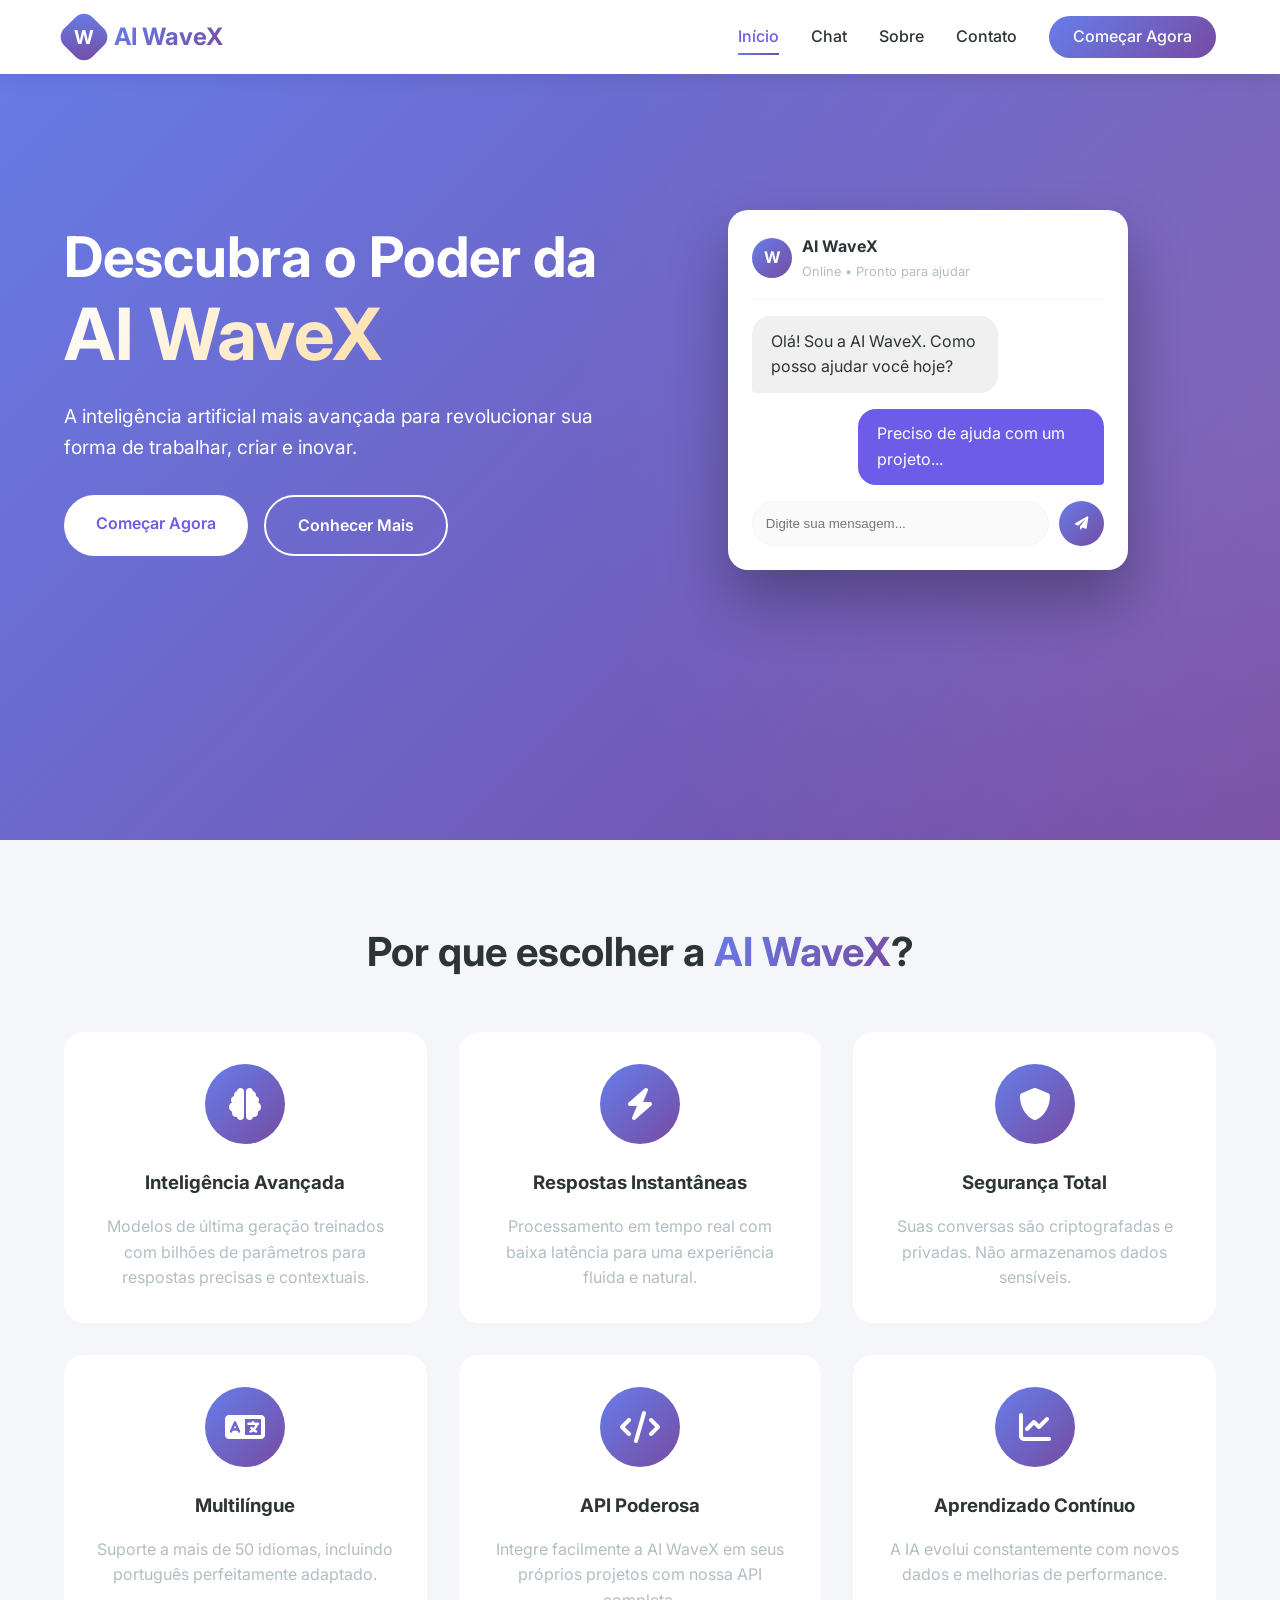
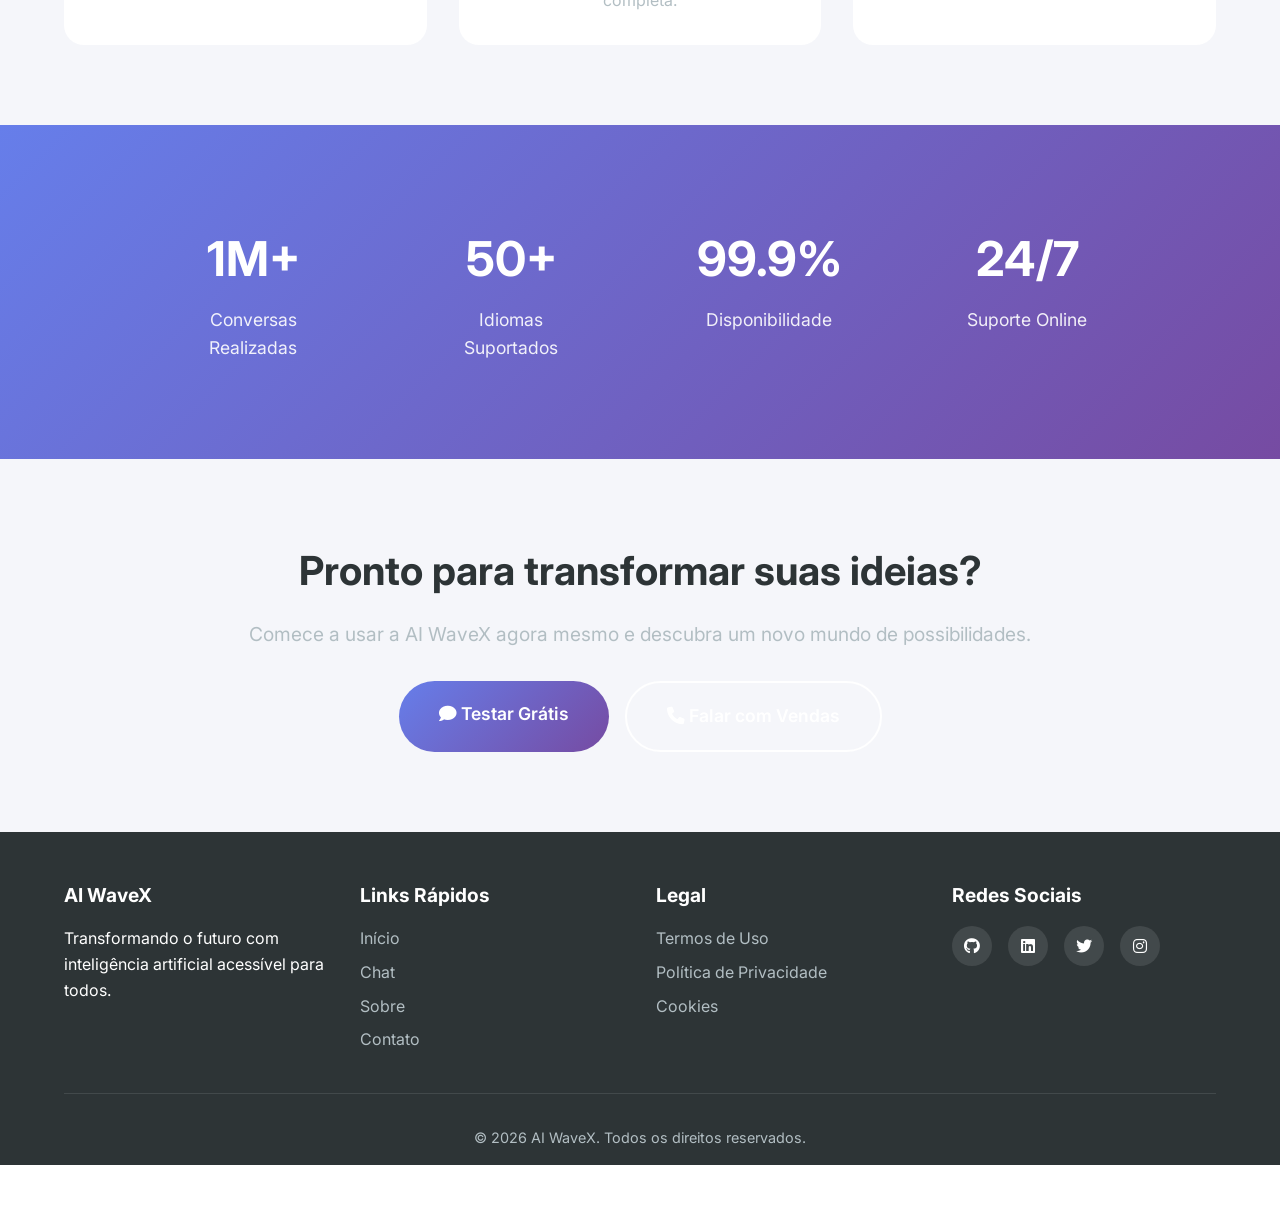
<file: index.html>
<!DOCTYPE html>
<html lang="pt-BR">
<head>
    <meta charset="UTF-8">
    <meta name="viewport" content="width=device-width, initial-scale=1.0">
    <title>AI WaveX - Inteligência Artificial Avançada</title>
    <link rel="stylesheet" href="style.css">
    <link rel="stylesheet" href="https://cdnjs.cloudflare.com/ajax/libs/font-awesome/6.0.0/css/all.min.css">
    <link href="https://fonts.googleapis.com/css2?family=Inter:wght@300;400;500;600;700&display=swap" rel="stylesheet">
</head>
<body>
    <!-- Navbar -->
    <nav class="navbar">
        <div class="logo">
            <div class="logo-icon"></div>
            <span>AI WaveX</span>
        </div>
        
        <div class="nav-links">
            <a href="index.html" class="active">Início</a>
            <a href="chat.html">Chat</a>
            <a href="sobre.html">Sobre</a>
            <a href="contato.html">Contato</a>
            <a href="chat.html" class="btn-chat">Começar Agora</a>
        </div>
        
        <div class="mobile-menu">
            <i class="fas fa-bars"></i>
        </div>
    </nav>

    <!-- Hero Section -->
    <section class="hero">
        <div class="hero-content">
            <h1>
                Descubra o Poder da
                <span>AI WaveX</span>
            </h1>
            <p>A inteligência artificial mais avançada para revolucionar sua forma de trabalhar, criar e inovar.</p>
            <div class="hero-buttons">
                <a href="chat.html" class="btn btn-primary">Começar Agora</a>
                <a href="#features" class="btn btn-outline">Conhecer Mais</a>
            </div>
        </div>
        
        <div class="hero-image">
            <div class="chat-preview">
                <div class="chat-header-preview">
                    <div class="ai-avatar">W</div>
                    <div class="ai-info">
                        <h4>AI WaveX</h4>
                        <p>Online • Pronto para ajudar</p>
                    </div>
                </div>
                
                <div class="chat-message-preview ai">
                    <div class="message-bubble">
                        Olá! Sou a AI WaveX. Como posso ajudar você hoje?
                    </div>
                </div>
                
                <div class="chat-message-preview user">
                    <div class="message-bubble">
                        Preciso de ajuda com um projeto...
                    </div>
                </div>
                
                <div class="chat-input-preview">
                    <input type="text" placeholder="Digite sua mensagem..." disabled>
                    <button disabled><i class="fas fa-paper-plane"></i></button>
                </div>
            </div>
        </div>
    </section>

    <!-- Features Section -->
    <section class="features" id="features">
        <h2 class="section-title">Por que escolher a <span>AI WaveX</span>?</h2>
        
        <div class="features-grid">
            <div class="feature-card">
                <div class="feature-icon">
                    <i class="fas fa-brain"></i>
                </div>
                <h3>Inteligência Avançada</h3>
                <p>Modelos de última geração treinados com bilhões de parâmetros para respostas precisas e contextuais.</p>
            </div>
            
            <div class="feature-card">
                <div class="feature-icon">
                    <i class="fas fa-bolt"></i>
                </div>
                <h3>Respostas Instantâneas</h3>
                <p>Processamento em tempo real com baixa latência para uma experiência fluida e natural.</p>
            </div>
            
            <div class="feature-card">
                <div class="feature-icon">
                    <i class="fas fa-shield-alt"></i>
                </div>
                <h3>Segurança Total</h3>
                <p>Suas conversas são criptografadas e privadas. Não armazenamos dados sensíveis.</p>
            </div>
            
            <div class="feature-card">
                <div class="feature-icon">
                    <i class="fas fa-language"></i>
                </div>
                <h3>Multilíngue</h3>
                <p>Suporte a mais de 50 idiomas, incluindo português perfeitamente adaptado.</p>
            </div>
            
            <div class="feature-card">
                <div class="feature-icon">
                    <i class="fas fa-code"></i>
                </div>
                <h3>API Poderosa</h3>
                <p>Integre facilmente a AI WaveX em seus próprios projetos com nossa API completa.</p>
            </div>
            
            <div class="feature-card">
                <div class="feature-icon">
                    <i class="fas fa-chart-line"></i>
                </div>
                <h3>Aprendizado Contínuo</h3>
                <p>A IA evolui constantemente com novos dados e melhorias de performance.</p>
            </div>
        </div>
    </section>

    <!-- Stats Section -->
    <section class="stats">
        <div class="stats-container">
            <div class="stat-item">
                <div class="stat-number">1M+</div>
                <div class="stat-label">Conversas Realizadas</div>
            </div>
            <div class="stat-item">
                <div class="stat-number">50+</div>
                <div class="stat-label">Idiomas Suportados</div>
            </div>
            <div class="stat-item">
                <div class="stat-number">99.9%</div>
                <div class="stat-label">Disponibilidade</div>
            </div>
            <div class="stat-item">
                <div class="stat-number">24/7</div>
                <div class="stat-label">Suporte Online</div>
            </div>
        </div>
    </section>

    <!-- CTA Section -->
    <section class="cta">
        <div class="cta-content">
            <h2>Pronto para transformar suas ideias?</h2>
            <p>Comece a usar a AI WaveX agora mesmo e descubra um novo mundo de possibilidades.</p>
            <div class="cta-buttons">
                <a href="chat.html" class="btn btn-large btn-secondary">
                    <i class="fas fa-comment"></i> Testar Grátis
                </a>
                <a href="#contato" class="btn btn-large btn-outline">
                    <i class="fas fa-phone"></i> Falar com Vendas
                </a>
            </div>
        </div>
    </section>

    <!-- Footer -->
    <footer class="footer">
        <div class="footer-content">
            <div class="footer-section">
                <h4>AI WaveX</h4>
                <p>Transformando o futuro com inteligência artificial acessível para todos.</p>
            </div>
            
            <div class="footer-section">
                <h4>Links Rápidos</h4>
                <ul>
                    <li><a href="index.html">Início</a></li>
                    <li><a href="chat.html">Chat</a></li>
                    <li><a href="sobre.html">Sobre</a></li>
                    <li><a href="contato.html">Contato</a></li>
                </ul>
            </div>
            
            <div class="footer-section">
                <h4>Legal</h4>
                <ul>
                    <li><a href="#">Termos de Uso</a></li>
                    <li><a href="#">Política de Privacidade</a></li>
                    <li><a href="#">Cookies</a></li>
                </ul>
            </div>
            
            <div class="footer-section">
                <h4>Redes Sociais</h4>
                <div class="social-links">
                    <a href="#"><i class="fab fa-github"></i></a>
                    <a href="#"><i class="fab fa-linkedin"></i></a>
                    <a href="#"><i class="fab fa-twitter"></i></a>
                    <a href="#"><i class="fab fa-instagram"></i></a>
                </div>
            </div>
        </div>
        
        <div class="footer-bottom">
            <p>&copy; 2026 AI WaveX. Todos os direitos reservados.</p>
        </div>
    </footer>

    <script>
        // Menu mobile
        document.querySelector('.mobile-menu').addEventListener('click', () => {
            document.querySelector('.nav-links').classList.toggle('active');
        });
        
        // Navbar scroll effect
        window.addEventListener('scroll', () => {
            if (window.scrollY > 100) {
                document.querySelector('.navbar').classList.add('scrolled');
            } else {
                document.querySelector('.navbar').classList.remove('scrolled');
            }
        });
    </script>
</body>
</html>
</file>
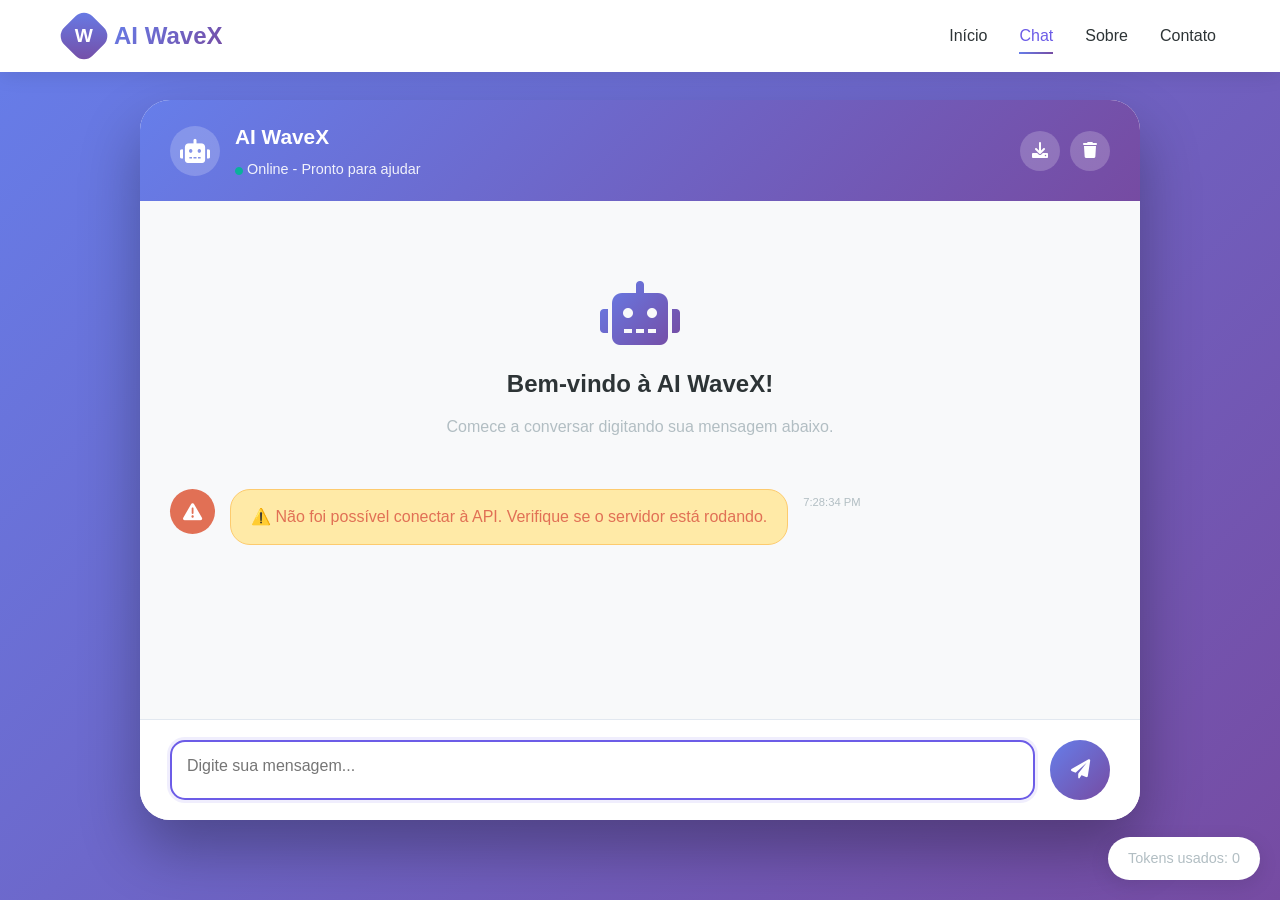
<file: chat.html>
<!DOCTYPE html>
<html lang="pt-BR">
<head>
    <meta charset="UTF-8">
    <meta name="viewport" content="width=device-width, initial-scale=1.0">
    <title>AI WaveX - Chat com IA</title>
    <link rel="stylesheet" href="style.css">
    <link rel="stylesheet" href="https://cdnjs.cloudflare.com/ajax/libs/font-awesome/6.0.0/css/all.min.css">
    <style>
        /* Estilos específicos do chat */
        .chat-page {
            min-height: 100vh;
            background: linear-gradient(135deg, #667eea 0%, #764ba2 100%);
            padding: 100px 5% 50px;
        }
        
        .chat-container {
            max-width: 1000px;
            margin: 0 auto;
            background: white;
            border-radius: 30px;
            overflow: hidden;
            box-shadow: 0 30px 60px rgba(0,0,0,0.3);
            height: 80vh;
            display: flex;
            flex-direction: column;
        }
        
        .chat-header {
            background: var(--gradient);
            color: white;
            padding: 20px 30px;
            display: flex;
            justify-content: space-between;
            align-items: center;
        }
        
        .chat-header-info {
            display: flex;
            align-items: center;
            gap: 15px;
        }
        
        .chat-header-avatar {
            width: 50px;
            height: 50px;
            background: rgba(255,255,255,0.2);
            border-radius: 50%;
            display: flex;
            align-items: center;
            justify-content: center;
            font-size: 1.5rem;
            font-weight: bold;
        }
        
        .chat-header-text h2 {
            font-size: 1.3rem;
            margin-bottom: 5px;
        }
        
        .chat-header-text p {
            font-size: 0.9rem;
            opacity: 0.9;
        }
        
        .chat-header-actions {
            display: flex;
            gap: 10px;
        }
        
        .chat-header-actions button {
            background: rgba(255,255,255,0.2);
            border: none;
            color: white;
            width: 40px;
            height: 40px;
            border-radius: 50%;
            cursor: pointer;
            transition: all 0.3s;
            font-size: 1rem;
        }
        
        .chat-header-actions button:hover {
            background: rgba(255,255,255,0.3);
            transform: scale(1.1);
        }
        
        .chat-messages {
            flex: 1;
            padding: 30px;
            overflow-y: auto;
            background: #f8f9fa;
        }
        
        .message {
            display: flex;
            align-items: flex-start;
            gap: 15px;
            margin-bottom: 25px;
            animation: fadeIn 0.3s;
        }
        
        @keyframes fadeIn {
            from { opacity: 0; transform: translateY(10px); }
            to { opacity: 1; transform: translateY(0); }
        }
        
        .user-message {
            flex-direction: row-reverse;
        }
        
        .message-avatar {
            width: 45px;
            height: 45px;
            border-radius: 50%;
            display: flex;
            align-items: center;
            justify-content: center;
            color: white;
            font-size: 1.2rem;
            flex-shrink: 0;
        }
        
        .message-bubble {
            max-width: 70%;
            padding: 15px 20px;
            border-radius: 20px;
            font-size: 1rem;
            line-height: 1.5;
            word-wrap: break-word;
        }
        
        .user-message .message-bubble {
            background: var(--gradient);
            color: white;
            border-bottom-right-radius: 5px;
        }
        
        .ai-message .message-bubble {
            background: white;
            color: var(--dark);
            box-shadow: 0 5px 15px rgba(0,0,0,0.1);
            border-bottom-left-radius: 5px;
        }
        
        .error-message .message-bubble {
            background: #ffeaa7;
            color: #e17055;
            border: 1px solid #fdcb6e;
        }
        
        .message-time {
            font-size: 0.7rem;
            color: var(--gray);
            margin-top: 5px;
        }
        
        .user-message .message-time {
            text-align: right;
        }
        
        .typing-indicator {
            display: none;
            align-items: center;
            gap: 10px;
            margin-bottom: 25px;
        }
        
        .typing-dots {
            display: flex;
            gap: 5px;
            padding: 15px 20px;
            background: white;
            border-radius: 20px;
            box-shadow: 0 5px 15px rgba(0,0,0,0.1);
        }
        
        .typing-dots span {
            width: 8px;
            height: 8px;
            background: var(--gray);
            border-radius: 50%;
            animation: typing 1.4s infinite;
        }
        
        .typing-dots span:nth-child(2) { animation-delay: 0.2s; }
        .typing-dots span:nth-child(3) { animation-delay: 0.4s; }
        
        @keyframes typing {
            0%, 60%, 100% { transform: translateY(0); }
            30% { transform: translateY(-10px); background: var(--primary); }
        }
        
        .chat-input-container {
            padding: 20px 30px;
            background: white;
            border-top: 1px solid #e2e8f0;
            display: flex;
            gap: 15px;
        }
        
        .chat-input-container textarea {
            flex: 1;
            padding: 15px;
            border: 2px solid #e2e8f0;
            border-radius: 15px;
            font-size: 1rem;
            outline: none;
            transition: all 0.3s;
            resize: none;
            max-height: 150px;
            font-family: inherit;
        }
        
        .chat-input-container textarea:focus {
            border-color: var(--primary);
            box-shadow: 0 0 0 3px rgba(108, 92, 231, 0.1);
        }
        
        .chat-input-container button {
            width: 60px;
            height: 60px;
            border: none;
            background: var(--gradient);
            color: white;
            border-radius: 50%;
            cursor: pointer;
            transition: all 0.3s;
            font-size: 1.2rem;
        }
        
        .chat-input-container button:hover:not(:disabled) {
            transform: scale(1.1);
            box-shadow: 0 10px 20px rgba(108, 92, 231, 0.3);
        }
        
        .chat-input-container button:disabled {
            opacity: 0.5;
            cursor: not-allowed;
        }
        
        .welcome-message {
            text-align: center;
            color: var(--gray);
            padding: 50px 20px;
        }
        
        .welcome-message i {
            font-size: 4rem;
            background: var(--gradient);
            -webkit-background-clip: text;
            -webkit-text-fill-color: transparent;
            margin-bottom: 20px;
        }
        
        .welcome-message h3 {
            font-size: 1.5rem;
            margin-bottom: 10px;
            color: var(--dark);
        }
        
        .token-counter {
            position: fixed;
            bottom: 20px;
            right: 20px;
            background: white;
            padding: 10px 20px;
            border-radius: 50px;
            box-shadow: 0 5px 20px rgba(0,0,0,0.1);
            font-size: 0.9rem;
            color: var(--gray);
        }
        
        @media (max-width: 768px) {
            .chat-page {
                padding: 80px 0 0;
            }
            
            .chat-container {
                height: calc(100vh - 80px);
                border-radius: 0;
            }
            
            .message-bubble {
                max-width: 85%;
            }
        }
    </style>
</head>
<body>
    <!-- Navbar -->
    <nav class="navbar">
        <div class="logo">
            <div class="logo-icon"></div>
            <span>AI WaveX</span>
        </div>
        
        <div class="nav-links">
            <a href="index.html">Início</a>
            <a href="chat.html" class="active">Chat</a>
            <a href="sobre.html">Sobre</a>
            <a href="contato.html">Contato</a>
        </div>
        
        <div class="mobile-menu">
            <i class="fas fa-bars"></i>
        </div>
    </nav>

    <!-- Chat Page -->
    <div class="chat-page">
        <div class="chat-container">
            <!-- Header do Chat -->
            <div class="chat-header">
                <div class="chat-header-info">
                    <div class="chat-header-avatar">
                        <i class="fas fa-robot"></i>
                    </div>
                    <div class="chat-header-text">
                        <h2>AI WaveX</h2>
                        <p><i class="fas fa-circle" style="color: #00b894; font-size: 0.5rem;"></i> Online - Pronto para ajudar</p>
                    </div>
                </div>
                
                <div class="chat-header-actions">
                    <button onclick="exportConversation()" title="Exportar conversa">
                        <i class="fas fa-download"></i>
                    </button>
                    <button onclick="clearConversation()" title="Limpar chat">
                        <i class="fas fa-trash"></i>
                    </button>
                </div>
            </div>
            
            <!-- Área de Mensagens -->
            <div class="chat-messages" id="chat-messages">
                <div class="welcome-message">
                    <i class="fas fa-robot"></i>
                    <h3>Bem-vindo à AI WaveX!</h3>
                    <p>Comece a conversar digitando sua mensagem abaixo.</p>
                </div>
            </div>
            
            <!-- Indicador de Digitação -->
            <div class="typing-indicator" id="typing-indicator">
                <div class="message-avatar" style="background: linear-gradient(135deg, #667eea 0%, #764ba2 100%);">
                    <i class="fas fa-robot"></i>
                </div>
                <div class="typing-dots">
                    <span></span>
                    <span></span>
                    <span></span>
                </div>
            </div>
            
            <!-- Input do Chat -->
            <div class="chat-input-container">
                <textarea 
                    id="user-input" 
                    placeholder="Digite sua mensagem..." 
                    rows="1"
                ></textarea>
                <button id="send-button">
                    <i class="fas fa-paper-plane"></i>
                </button>
            </div>
        </div>
    </div>
    
    <!-- Token Counter -->
    <div class="token-counter" id="token-count">
        Tokens usados: 0
    </div>

    <script src="chat.js"></script>
    <script>
        // Ajusta altura do textarea automaticamente
        document.getElementById('user-input').addEventListener('input', function() {
            this.style.height = 'auto';
            this.style.height = (this.scrollHeight) + 'px';
        });
        
        // Menu mobile
        document.querySelector('.mobile-menu').addEventListener('click', () => {
            document.querySelector('.nav-links').classList.toggle('active');
        });
    </script>
</body>
</html>
</file>
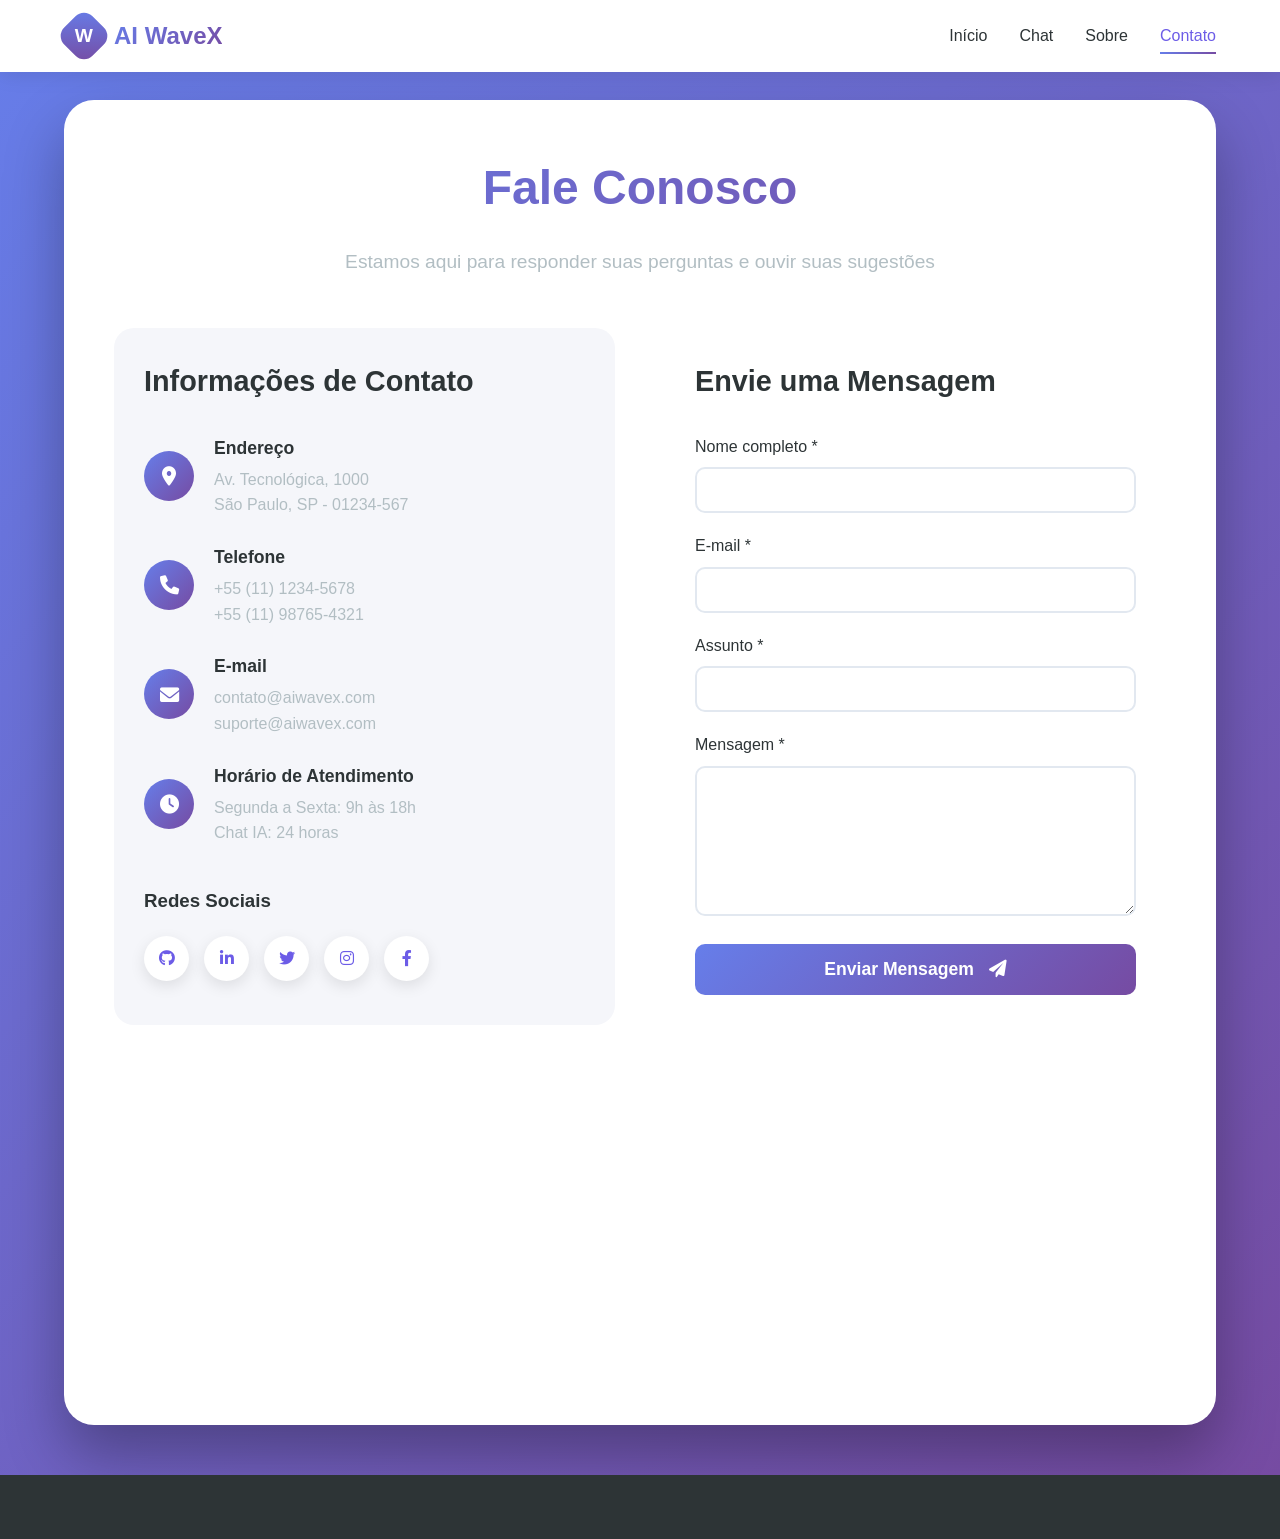
<file: contato.html>
<!DOCTYPE html>
<html lang="pt-BR">
<head>
    <meta charset="UTF-8">
    <meta name="viewport" content="width=device-width, initial-scale=1.0">
    <title>AI WaveX - Contato</title>
    <link rel="stylesheet" href="style.css">
    <link rel="stylesheet" href="https://cdnjs.cloudflare.com/ajax/libs/font-awesome/6.0.0/css/all.min.css">
    <style>
        .contact-page {
            padding: 100px 5% 50px;
            background: linear-gradient(135deg, #667eea 0%, #764ba2 100%);
            min-height: 100vh;
        }
        
        .contact-container {
            max-width: 1200px;
            margin: 0 auto;
            background: white;
            border-radius: 30px;
            padding: 50px;
            box-shadow: 0 30px 60px rgba(0,0,0,0.3);
        }
        
        .contact-header {
            text-align: center;
            margin-bottom: 50px;
        }
        
        .contact-header h1 {
            font-size: 3rem;
            margin-bottom: 20px;
            background: var(--gradient);
            -webkit-background-clip: text;
            -webkit-text-fill-color: transparent;
        }
        
        .contact-header p {
            font-size: 1.2rem;
            color: var(--gray);
            max-width: 800px;
            margin: 0 auto;
        }
        
        .contact-grid {
            display: grid;
            grid-template-columns: 1fr 1fr;
            gap: 50px;
        }
        
        .contact-info {
            padding: 30px;
            background: var(--light);
            border-radius: 20px;
        }
        
        .contact-info h2 {
            font-size: 1.8rem;
            margin-bottom: 30px;
            color: var(--dark);
        }
        
        .info-item {
            display: flex;
            align-items: center;
            gap: 20px;
            margin-bottom: 25px;
        }
        
        .info-icon {
            width: 50px;
            height: 50px;
            background: var(--gradient);
            border-radius: 50%;
            display: flex;
            align-items: center;
            justify-content: center;
            color: white;
            font-size: 1.2rem;
        }
        
        .info-text h3 {
            font-size: 1.1rem;
            margin-bottom: 5px;
            color: var(--dark);
        }
        
        .info-text p {
            color: var(--gray);
        }
        
        .social-contact {
            margin-top: 40px;
        }
        
        .social-contact h3 {
            margin-bottom: 20px;
            color: var(--dark);
        }
        
        .social-buttons {
            display: flex;
            gap: 15px;
        }
        
        .social-buttons a {
            width: 45px;
            height: 45px;
            background: white;
            border-radius: 50%;
            display: flex;
            align-items: center;
            justify-content: center;
            color: var(--primary);
            text-decoration: none;
            transition: all 0.3s;
            box-shadow: 0 5px 15px rgba(0,0,0,0.1);
        }
        
        .social-buttons a:hover {
            background: var(--primary);
            color: white;
            transform: translateY(-3px);
        }
        
        .contact-form {
            padding: 30px;
        }
        
        .contact-form h2 {
            font-size: 1.8rem;
            margin-bottom: 30px;
            color: var(--dark);
        }
        
        .form-group {
            margin-bottom: 20px;
        }
        
        .form-group label {
            display: block;
            margin-bottom: 8px;
            color: var(--dark);
            font-weight: 500;
        }
        
        .form-group input,
        .form-group textarea {
            width: 100%;
            padding: 12px 15px;
            border: 2px solid #e2e8f0;
            border-radius: 10px;
            font-size: 1rem;
            transition: all 0.3s;
            font-family: inherit;
        }
        
        .form-group input:focus,
        .form-group textarea:focus {
            border-color: var(--primary);
            outline: none;
            box-shadow: 0 0 0 3px rgba(108, 92, 231, 0.1);
        }
        
        .form-group textarea {
            height: 150px;
            resize: vertical;
        }
        
        .form-submit {
            background: var(--gradient);
            color: white;
            border: none;
            padding: 15px 30px;
            border-radius: 10px;
            font-size: 1.1rem;
            font-weight: 600;
            cursor: pointer;
            transition: all 0.3s;
            width: 100%;
        }
        
        .form-submit:hover {
            transform: translateY(-3px);
            box-shadow: 0 10px 30px rgba(108, 92, 231, 0.3);
        }
        
        .map-container {
            margin-top: 50px;
            border-radius: 20px;
            overflow: hidden;
            height: 300px;
        }
        
        @media (max-width: 768px) {
            .contact-grid {
                grid-template-columns: 1fr;
            }
        }
    </style>
</head>
<body>
    <!-- Navbar -->
    <nav class="navbar">
        <div class="logo">
            <div class="logo-icon"></div>
            <span>AI WaveX</span>
        </div>
        
        <div class="nav-links">
            <a href="index.html">Início</a>
            <a href="chat.html">Chat</a>
            <a href="sobre.html">Sobre</a>
            <a href="contato.html" class="active">Contato</a>
        </div>
        
        <div class="mobile-menu">
            <i class="fas fa-bars"></i>
        </div>
    </nav>

    <!-- Contact Page -->
    <div class="contact-page">
        <div class="contact-container">
            <div class="contact-header">
                <h1>Fale Conosco</h1>
                <p>Estamos aqui para responder suas perguntas e ouvir suas sugestões</p>
            </div>
            
            <div class="contact-grid">
                <!-- Informações de Contato -->
                <div class="contact-info">
                    <h2>Informações de Contato</h2>
                    
                    <div class="info-item">
                        <div class="info-icon">
                            <i class="fas fa-map-marker-alt"></i>
                        </div>
                        <div class="info-text">
                            <h3>Endereço</h3>
                            <p>Av. Tecnológica, 1000<br>São Paulo, SP - 01234-567</p>
                        </div>
                    </div>
                    
                    <div class="info-item">
                        <div class="info-icon">
                            <i class="fas fa-phone"></i>
                        </div>
                        <div class="info-text">
                            <h3>Telefone</h3>
                            <p>+55 (11) 1234-5678</p>
                            <p>+55 (11) 98765-4321</p>
                        </div>
                    </div>
                    
                    <div class="info-item">
                        <div class="info-icon">
                            <i class="fas fa-envelope"></i>
                        </div>
                        <div class="info-text">
                            <h3>E-mail</h3>
                            <p>contato@aiwavex.com</p>
                            <p>suporte@aiwavex.com</p>
                        </div>
                    </div>
                    
                    <div class="info-item">
                        <div class="info-icon">
                            <i class="fas fa-clock"></i>
                        </div>
                        <div class="info-text">
                            <h3>Horário de Atendimento</h3>
                            <p>Segunda a Sexta: 9h às 18h</p>
                            <p>Chat IA: 24 horas</p>
                        </div>
                    </div>
                    
                    <div class="social-contact">
                        <h3>Redes Sociais</h3>
                        <div class="social-buttons">
                            <a href="#"><i class="fab fa-github"></i></a>
                            <a href="#"><i class="fab fa-linkedin-in"></i></a>
                            <a href="#"><i class="fab fa-twitter"></i></a>
                            <a href="#"><i class="fab fa-instagram"></i></a>
                            <a href="#"><i class="fab fa-facebook-f"></i></a>
                        </div>
                    </div>
                </div>
                
                <!-- Formulário de Contato -->
                <div class="contact-form">
                    <h2>Envie uma Mensagem</h2>
                    
                    <form id="contactForm" onsubmit="return enviarContato(event)">
                        <div class="form-group">
                            <label for="nome">Nome completo *</label>
                            <input type="text" id="nome" required>
                        </div>
                        
                        <div class="form-group">
                            <label for="email">E-mail *</label>
                            <input type="email" id="email" required>
                        </div>
                        
                        <div class="form-group">
                            <label for="assunto">Assunto *</label>
                            <input type="text" id="assunto" required>
                        </div>
                        
                        <div class="form-group">
                            <label for="mensagem">Mensagem *</label>
                            <textarea id="mensagem" required></textarea>
                        </div>
                        
                        <button type="submit" class="form-submit">
                            Enviar Mensagem <i class="fas fa-paper-plane" style="margin-left: 10px;"></i>
                        </button>
                    </form>
                </div>
            </div>
            
            <!-- Mapa -->
            <div class="map-container">
                <iframe 
                    src="https://www.google.com/maps/embed?pb=!1m18!1m12!1m3!1d3657.197496164539!2d-46.65465068502269!3d-23.561354467492845!2m3!1f0!2f0!3f0!3m2!1i1024!2i768!4f13.1!3m3!1m2!1s0x94ce59c8da0aa315%3A0xd59f9431f2c9776a!2sAv.%20Paulista%2C%20S%C3%A3o%20Paulo%20-%20SP!5e0!3m2!1spt-BR!2sbr!4v1644256789012!5m2!1spt-BR!2sbr" 
                    width="100%" 
                    height="100%" 
                    style="border:0;" 
                    allowfullscreen="" 
                    loading="lazy">
                </iframe>
            </div>
        </div>
    </div>

    <!-- Footer -->
    <footer class="footer">
        <!-- ... mesmo footer do index.html ... -->
    </footer>

    <script>
        // Menu mobile
        document.querySelector('.mobile-menu').addEventListener('click', () => {
            document.querySelector('.nav-links').classList.toggle('active');
        });
        
        // Função para enviar contato (simulação)
        function enviarContato(event) {
            event.preventDefault();
            
            const nome = document.getElementById('nome').value;
            
            // Aqui você pode integrar com um serviço de email real
            alert(`Obrigado ${nome}! Sua mensagem foi enviada com sucesso. Entraremos em contato em breve.`);
            
            document.getElementById('contactForm').reset();
            return false;
        }
    </script>
</body>
</html>
</file>
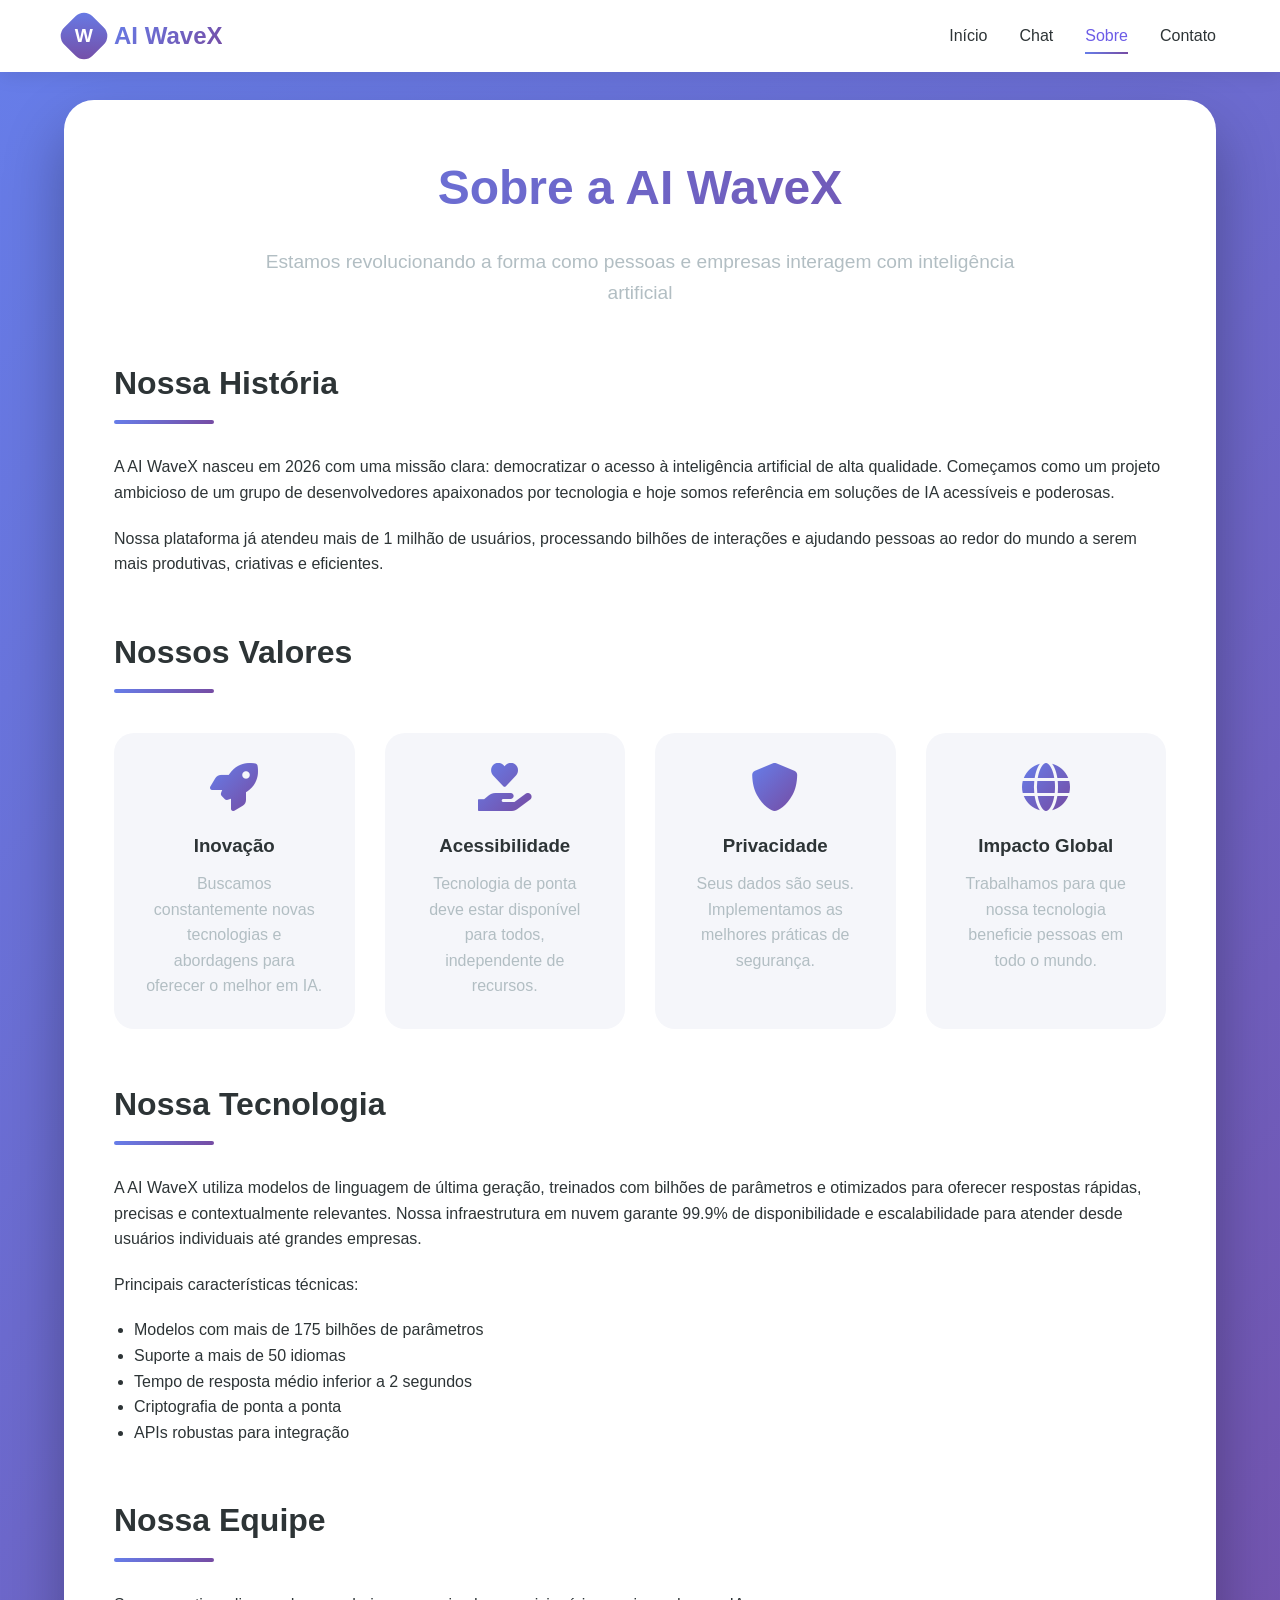
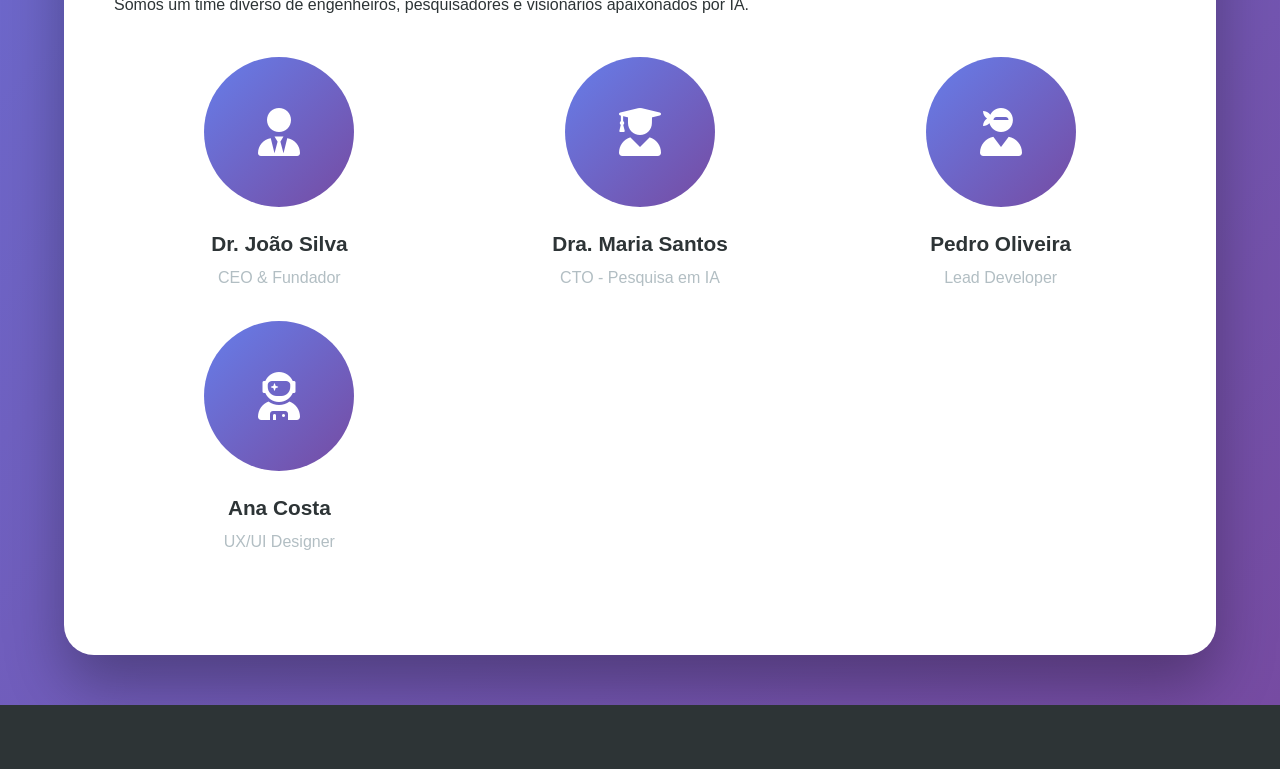
<file: sobre.html>
<!DOCTYPE html>
<html lang="pt-BR">
<head>
    <meta charset="UTF-8">
    <meta name="viewport" content="width=device-width, initial-scale=1.0">
    <title>AI WaveX - Sobre Nós</title>
    <link rel="stylesheet" href="style.css">
    <link rel="stylesheet" href="https://cdnjs.cloudflare.com/ajax/libs/font-awesome/6.0.0/css/all.min.css">
    <style>
        .about-page {
            padding: 100px 5% 50px;
            background: linear-gradient(135deg, #667eea 0%, #764ba2 100%);
            min-height: 100vh;
        }
        
        .about-container {
            max-width: 1200px;
            margin: 0 auto;
            background: white;
            border-radius: 30px;
            padding: 50px;
            box-shadow: 0 30px 60px rgba(0,0,0,0.3);
        }
        
        .about-header {
            text-align: center;
            margin-bottom: 50px;
        }
        
        .about-header h1 {
            font-size: 3rem;
            margin-bottom: 20px;
            background: var(--gradient);
            -webkit-background-clip: text;
            -webkit-text-fill-color: transparent;
        }
        
        .about-header p {
            font-size: 1.2rem;
            color: var(--gray);
            max-width: 800px;
            margin: 0 auto;
        }
        
        .about-section {
            margin-bottom: 50px;
        }
        
        .about-section h2 {
            font-size: 2rem;
            margin-bottom: 30px;
            color: var(--dark);
            position: relative;
            padding-bottom: 15px;
        }
        
        .about-section h2::after {
            content: '';
            position: absolute;
            bottom: 0;
            left: 0;
            width: 100px;
            height: 4px;
            background: var(--gradient);
            border-radius: 2px;
        }
        
        .team-grid {
            display: grid;
            grid-template-columns: repeat(auto-fit, minmax(250px, 1fr));
            gap: 30px;
            margin-top: 40px;
        }
        
        .team-member {
            text-align: center;
        }
        
        .member-photo {
            width: 150px;
            height: 150px;
            background: var(--gradient);
            border-radius: 50%;
            margin: 0 auto 20px;
            display: flex;
            align-items: center;
            justify-content: center;
            color: white;
            font-size: 3rem;
        }
        
        .member-info h3 {
            font-size: 1.3rem;
            margin-bottom: 5px;
            color: var(--dark);
        }
        
        .member-info p {
            color: var(--gray);
        }
        
        .values-grid {
            display: grid;
            grid-template-columns: repeat(auto-fit, minmax(200px, 1fr));
            gap: 30px;
            margin-top: 40px;
        }
        
        .value-item {
            text-align: center;
            padding: 30px;
            background: var(--light);
            border-radius: 20px;
            transition: transform 0.3s;
        }
        
        .value-item:hover {
            transform: translateY(-10px);
        }
        
        .value-item i {
            font-size: 3rem;
            background: var(--gradient);
            -webkit-background-clip: text;
            -webkit-text-fill-color: transparent;
            margin-bottom: 20px;
        }
        
        .value-item h3 {
            margin-bottom: 10px;
            color: var(--dark);
        }
        
        .value-item p {
            color: var(--gray);
        }
    </style>
</head>
<body>
    <!-- Navbar -->
    <nav class="navbar">
        <div class="logo">
            <div class="logo-icon"></div>
            <span>AI WaveX</span>
        </div>
        
        <div class="nav-links">
            <a href="index.html">Início</a>
            <a href="chat.html">Chat</a>
            <a href="sobre.html" class="active">Sobre</a>
            <a href="contato.html">Contato</a>
        </div>
        
        <div class="mobile-menu">
            <i class="fas fa-bars"></i>
        </div>
    </nav>

    <!-- About Page -->
    <div class="about-page">
        <div class="about-container">
            <div class="about-header">
                <h1>Sobre a AI WaveX</h1>
                <p>Estamos revolucionando a forma como pessoas e empresas interagem com inteligência artificial</p>
            </div>
            
            <div class="about-section">
                <h2>Nossa História</h2>
                <p>A AI WaveX nasceu em 2026 com uma missão clara: democratizar o acesso à inteligência artificial de alta qualidade. Começamos como um projeto ambicioso de um grupo de desenvolvedores apaixonados por tecnologia e hoje somos referência em soluções de IA acessíveis e poderosas.</p>
                <p style="margin-top: 20px;">Nossa plataforma já atendeu mais de 1 milhão de usuários, processando bilhões de interações e ajudando pessoas ao redor do mundo a serem mais produtivas, criativas e eficientes.</p>
            </div>
            
            <div class="about-section">
                <h2>Nossos Valores</h2>
                <div class="values-grid">
                    <div class="value-item">
                        <i class="fas fa-rocket"></i>
                        <h3>Inovação</h3>
                        <p>Buscamos constantemente novas tecnologias e abordagens para oferecer o melhor em IA.</p>
                    </div>
                    <div class="value-item">
                        <i class="fas fa-hand-holding-heart"></i>
                        <h3>Acessibilidade</h3>
                        <p>Tecnologia de ponta deve estar disponível para todos, independente de recursos.</p>
                    </div>
                    <div class="value-item">
                        <i class="fas fa-shield-alt"></i>
                        <h3>Privacidade</h3>
                        <p>Seus dados são seus. Implementamos as melhores práticas de segurança.</p>
                    </div>
                    <div class="value-item">
                        <i class="fas fa-globe"></i>
                        <h3>Impacto Global</h3>
                        <p>Trabalhamos para que nossa tecnologia beneficie pessoas em todo o mundo.</p>
                    </div>
                </div>
            </div>
            
            <div class="about-section">
                <h2>Nossa Tecnologia</h2>
                <p>A AI WaveX utiliza modelos de linguagem de última geração, treinados com bilhões de parâmetros e otimizados para oferecer respostas rápidas, precisas e contextualmente relevantes. Nossa infraestrutura em nuvem garante 99.9% de disponibilidade e escalabilidade para atender desde usuários individuais até grandes empresas.</p>
                <p style="margin-top: 20px;">Principais características técnicas:</p>
                <ul style="margin-top: 20px; padding-left: 20px;">
                    <li>Modelos com mais de 175 bilhões de parâmetros</li>
                    <li>Suporte a mais de 50 idiomas</li>
                    <li>Tempo de resposta médio inferior a 2 segundos</li>
                    <li>Criptografia de ponta a ponta</li>
                    <li>APIs robustas para integração</li>
                </ul>
            </div>
            
            <div class="about-section">
                <h2>Nossa Equipe</h2>
                <p>Somos um time diverso de engenheiros, pesquisadores e visionários apaixonados por IA.</p>
                
                <div class="team-grid">
                    <div class="team-member">
                        <div class="member-photo">
                            <i class="fas fa-user-tie"></i>
                        </div>
                        <div class="member-info">
                            <h3>Dr. João Silva</h3>
                            <p>CEO & Fundador</p>
                        </div>
                    </div>
                    
                    <div class="team-member">
                        <div class="member-photo">
                            <i class="fas fa-user-graduate"></i>
                        </div>
                        <div class="member-info">
                            <h3>Dra. Maria Santos</h3>
                            <p>CTO - Pesquisa em IA</p>
                        </div>
                    </div>
                    
                    <div class="team-member">
                        <div class="member-photo">
                            <i class="fas fa-user-ninja"></i>
                        </div>
                        <div class="member-info">
                            <h3>Pedro Oliveira</h3>
                            <p>Lead Developer</p>
                        </div>
                    </div>
                    
                    <div class="team-member">
                        <div class="member-photo">
                            <i class="fas fa-user-astronaut"></i>
                        </div>
                        <div class="member-info">
                            <h3>Ana Costa</h3>
                            <p>UX/UI Designer</p>
                        </div>
                    </div>
                </div>
            </div>
        </div>
    </div>

    <!-- Footer -->
    <footer class="footer">
        <!-- ... mesmo footer do index.html ... -->
    </footer>

    <script>
        // Menu mobile
        document.querySelector('.mobile-menu').addEventListener('click', () => {
            document.querySelector('.nav-links').classList.toggle('active');
        });
    </script>
</body>
</html>
</file>
<file: style.css>
/* style.css - Estilos globais da AI WaveX */

:root {
    --primary: #6c5ce7;
    --primary-dark: #5649c0;
    --secondary: #00d2d3;
    --accent: #fdcb6e;
    --dark: #2d3436;
    --light: #f5f6fa;
    --gray: #b2bec3;
    --success: #00b894;
    --warning: #e17055;
    --gradient: linear-gradient(135deg, #667eea 0%, #764ba2 100%);
}

* {
    margin: 0;
    padding: 0;
    box-sizing: border-box;
}

body {
    font-family: 'Inter', -apple-system, BlinkMacSystemFont, 'Segoe UI', Roboto, Oxygen, Ubuntu, sans-serif;
    color: var(--dark);
    line-height: 1.6;
    overflow-x: hidden;
}

/* Navbar */
.navbar {
    background: white;
    padding: 1rem 5%;
    position: fixed;
    width: 100%;
    top: 0;
    z-index: 1000;
    box-shadow: 0 2px 20px rgba(0,0,0,0.1);
    display: flex;
    justify-content: space-between;
    align-items: center;
    transition: all 0.3s;
}

.navbar.scrolled {
    padding: 0.5rem 5%;
    background: rgba(255,255,255,0.95);
    backdrop-filter: blur(10px);
}

.logo {
    display: flex;
    align-items: center;
    gap: 10px;
    font-size: 1.5rem;
    font-weight: bold;
}

.logo-icon {
    width: 40px;
    height: 40px;
    background: var(--gradient);
    border-radius: 12px;
    display: flex;
    align-items: center;
    justify-content: center;
    color: white;
    font-size: 1.2rem;
    transform: rotate(45deg);
}

.logo-icon::before {
    content: "W";
    transform: rotate(-45deg);
    display: block;
}

.logo span {
    background: var(--gradient);
    -webkit-background-clip: text;
    -webkit-text-fill-color: transparent;
    background-clip: text;
}

.nav-links {
    display: flex;
    gap: 2rem;
    align-items: center;
}

.nav-links a {
    text-decoration: none;
    color: var(--dark);
    font-weight: 500;
    transition: color 0.3s;
    position: relative;
}

.nav-links a::after {
    content: '';
    position: absolute;
    bottom: -5px;
    left: 0;
    width: 0;
    height: 2px;
    background: var(--gradient);
    transition: width 0.3s;
}

.nav-links a:hover::after,
.nav-links a.active::after {
    width: 100%;
}

.nav-links a:hover,
.nav-links a.active {
    color: var(--primary);
}

.btn-chat {
    background: var(--gradient);
    color: white !important;
    padding: 0.5rem 1.5rem;
    border-radius: 50px;
    transition: transform 0.3s !important;
}

.btn-chat:hover {
    transform: translateY(-2px);
    box-shadow: 0 5px 20px rgba(108, 92, 231, 0.3);
}

.btn-chat::after {
    display: none !important;
}

.mobile-menu {
    display: none;
    font-size: 1.5rem;
    cursor: pointer;
}

/* Hero Section */
.hero {
    min-height: 100vh;
    background: linear-gradient(135deg, #667eea 0%, #764ba2 100%);
    display: flex;
    align-items: center;
    padding: 0 5%;
    margin-top: -60px;
    position: relative;
    overflow: hidden;
}

.hero::before {
    content: '';
    position: absolute;
    width: 200%;
    height: 200%;
    background: radial-gradient(circle, rgba(255,255,255,0.1) 0%, transparent 50%);
    animation: rotate 30s linear infinite;
}

@keyframes rotate {
    from { transform: rotate(0deg); }
    to { transform: rotate(360deg); }
}

.hero-content {
    flex: 1;
    color: white;
    position: relative;
    z-index: 1;
}

.hero-content h1 {
    font-size: 3.5rem;
    line-height: 1.2;
    margin-bottom: 1.5rem;
    animation: fadeInUp 1s ease;
}

.hero-content h1 span {
    display: block;
    font-size: 4.5rem;
    background: linear-gradient(135deg, #fff 0%, #fdcb6e 100%);
    -webkit-background-clip: text;
    -webkit-text-fill-color: transparent;
    background-clip: text;
}

.hero-content p {
    font-size: 1.2rem;
    margin-bottom: 2rem;
    opacity: 0.9;
    animation: fadeInUp 1s ease 0.2s both;
}

.hero-buttons {
    display: flex;
    gap: 1rem;
    animation: fadeInUp 1s ease 0.4s both;
}

.btn {
    padding: 1rem 2rem;
    border-radius: 50px;
    text-decoration: none;
    font-weight: 600;
    transition: all 0.3s;
    display: inline-block;
}

.btn-primary {
    background: white;
    color: var(--primary);
}

.btn-primary:hover {
    transform: translateY(-3px);
    box-shadow: 0 10px 30px rgba(0,0,0,0.2);
}

.btn-outline {
    border: 2px solid white;
    color: white;
}

.btn-outline:hover {
    background: white;
    color: var(--primary);
    transform: translateY(-3px);
}

.hero-image {
    flex: 1;
    display: flex;
    justify-content: center;
    align-items: center;
    position: relative;
    z-index: 1;
}

.chat-preview {
    background: white;
    border-radius: 20px;
    padding: 1.5rem;
    width: 80%;
    max-width: 400px;
    box-shadow: 0 30px 60px rgba(0,0,0,0.3);
    animation: float 3s ease-in-out infinite;
}

@keyframes float {
    0%, 100% { transform: translateY(0); }
    50% { transform: translateY(-20px); }
}

.chat-header-preview {
    display: flex;
    align-items: center;
    gap: 10px;
    margin-bottom: 1rem;
    padding-bottom: 1rem;
    border-bottom: 1px solid var(--light);
}

.chat-header-preview .ai-avatar {
    width: 40px;
    height: 40px;
    background: var(--gradient);
    border-radius: 50%;
    display: flex;
    align-items: center;
    justify-content: center;
    color: white;
    font-weight: bold;
}

.chat-header-preview .ai-info h4 {
    color: var(--dark);
    margin-bottom: 0.2rem;
}

.chat-header-preview .ai-info p {
    color: var(--gray);
    font-size: 0.8rem;
    margin: 0;
}

.chat-message-preview {
    display: flex;
    gap: 10px;
    margin-bottom: 1rem;
}

.chat-message-preview.ai .message-bubble {
    background: #f0f0f0;
    border-radius: 18px 18px 18px 4px;
}

.chat-message-preview.user {
    flex-direction: row-reverse;
}

.chat-message-preview.user .message-bubble {
    background: var(--primary);
    color: white;
    border-radius: 18px 18px 4px 18px;
}

.message-bubble {
    padding: 0.8rem 1.2rem;
    max-width: 70%;
}

.chat-input-preview {
    display: flex;
    gap: 10px;
    margin-top: 1rem;
}

.chat-input-preview input {
    flex: 1;
    padding: 0.8rem;
    border: 1px solid var(--light);
    border-radius: 25px;
    outline: none;
}

.chat-input-preview button {
    width: 45px;
    height: 45px;
    border: none;
    background: var(--gradient);
    color: white;
    border-radius: 50%;
    cursor: pointer;
    transition: transform 0.3s;
}

.chat-input-preview button:hover {
    transform: scale(1.1);
}

/* Features Section */
.features {
    padding: 5rem 5%;
    background: var(--light);
}

.section-title {
    text-align: center;
    font-size: 2.5rem;
    margin-bottom: 3rem;
    color: var(--dark);
}

.section-title span {
    background: var(--gradient);
    -webkit-background-clip: text;
    -webkit-text-fill-color: transparent;
    background-clip: text;
}

.features-grid {
    display: grid;
    grid-template-columns: repeat(auto-fit, minmax(300px, 1fr));
    gap: 2rem;
    max-width: 1200px;
    margin: 0 auto;
}

.feature-card {
    background: white;
    padding: 2rem;
    border-radius: 20px;
    text-align: center;
    transition: all 0.3s;
    position: relative;
    overflow: hidden;
}

.feature-card::before {
    content: '';
    position: absolute;
    top: 0;
    left: 0;
    right: 0;
    height: 5px;
    background: var(--gradient);
    transform: scaleX(0);
    transition: transform 0.3s;
}

.feature-card:hover::before {
    transform: scaleX(1);
}

.feature-card:hover {
    transform: translateY(-10px);
    box-shadow: 0 20px 40px rgba(0,0,0,0.1);
}

.feature-icon {
    width: 80px;
    height: 80px;
    background: var(--gradient);
    border-radius: 50%;
    display: flex;
    align-items: center;
    justify-content: center;
    margin: 0 auto 1.5rem;
    color: white;
    font-size: 2rem;
}

.feature-card h3 {
    margin-bottom: 1rem;
    color: var(--dark);
}

.feature-card p {
    color: var(--gray);
    line-height: 1.6;
}

/* Stats Section */
.stats {
    padding: 4rem 5%;
    background: var(--gradient);
    color: white;
}

.stats-container {
    display: grid;
    grid-template-columns: repeat(auto-fit, minmax(200px, 1fr));
    gap: 2rem;
    max-width: 1000px;
    margin: 0 auto;
    text-align: center;
}

.stat-item {
    padding: 2rem;
}

.stat-number {
    font-size: 3rem;
    font-weight: bold;
    margin-bottom: 0.5rem;
}

.stat-label {
    font-size: 1.1rem;
    opacity: 0.9;
}

/* CTA Section */
.cta {
    padding: 5rem 5%;
    background: var(--light);
    text-align: center;
}

.cta-content {
    max-width: 800px;
    margin: 0 auto;
}

.cta h2 {
    font-size: 2.5rem;
    margin-bottom: 1rem;
    color: var(--dark);
}

.cta p {
    color: var(--gray);
    margin-bottom: 2rem;
    font-size: 1.2rem;
}

.cta-buttons {
    display: flex;
    gap: 1rem;
    justify-content: center;
}

.btn-large {
    padding: 1.2rem 2.5rem;
    font-size: 1.1rem;
}

.btn-secondary {
    background: var(--gradient);
    color: white;
}

.btn-secondary:hover {
    transform: translateY(-3px);
    box-shadow: 0 10px 30px rgba(108, 92, 231, 0.4);
}

/* Footer */
.footer {
    background: var(--dark);
    color: white;
    padding: 3rem 5% 1rem;
}

.footer-content {
    display: grid;
    grid-template-columns: repeat(auto-fit, minmax(200px, 1fr));
    gap: 2rem;
    max-width: 1200px;
    margin: 0 auto;
    margin-bottom: 2rem;
}

.footer-section h4 {
    margin-bottom: 1rem;
    font-size: 1.2rem;
}

.footer-section ul {
    list-style: none;
}

.footer-section ul li {
    margin-bottom: 0.5rem;
}

.footer-section ul li a {
    color: var(--gray);
    text-decoration: none;
    transition: color 0.3s;
}

.footer-section ul li a:hover {
    color: var(--primary);
}

.social-links {
    display: flex;
    gap: 1rem;
}

.social-links a {
    width: 40px;
    height: 40px;
    background: rgba(255,255,255,0.1);
    border-radius: 50%;
    display: flex;
    align-items: center;
    justify-content: center;
    color: white;
    text-decoration: none;
    transition: all 0.3s;
}

.social-links a:hover {
    background: var(--primary);
    transform: translateY(-3px);
}

.footer-bottom {
    text-align: center;
    padding-top: 2rem;
    border-top: 1px solid rgba(255,255,255,0.1);
    color: var(--gray);
    font-size: 0.9rem;
}

/* Animações */
@keyframes fadeInUp {
    from {
        opacity: 0;
        transform: translateY(30px);
    }
    to {
        opacity: 1;
        transform: translateY(0);
    }
}

/* Responsividade */
@media (max-width: 768px) {
    .mobile-menu {
        display: block;
    }
    
    .nav-links {
        position: fixed;
        top: 70px;
        left: 0;
        right: 0;
        background: white;
        flex-direction: column;
        padding: 2rem;
        box-shadow: 0 10px 30px rgba(0,0,0,0.1);
        transform: translateY(-150%);
        transition: transform 0.3s;
    }
    
    .nav-links.active {
        transform: translateY(0);
    }
    
    .hero {
        flex-direction: column;
        text-align: center;
        padding-top: 80px;
    }
    
    .hero-content h1 {
        font-size: 2.5rem;
    }
    
    .hero-content h1 span {
        font-size: 3rem;
    }
    
    .hero-buttons {
        justify-content: center;
    }
    
    .chat-preview {
        width: 100%;
        margin-top: 2rem;
    }
    
    .section-title {
        font-size: 2rem;
    }
    
    .cta h2 {
        font-size: 2rem;
    }
    
    .cta-buttons {
        flex-direction: column;
        align-items: center;
    }
    
    .btn-large {
        width: 100%;
        max-width: 300px;
    }
}

@media (max-width: 480px) {
    .hero-content h1 {
        font-size: 2rem;
    }
    
    .hero-content h1 span {
        font-size: 2.5rem;
    }
    
    .stats-container {
        grid-template-columns: 1fr;
    }
}
</file>
